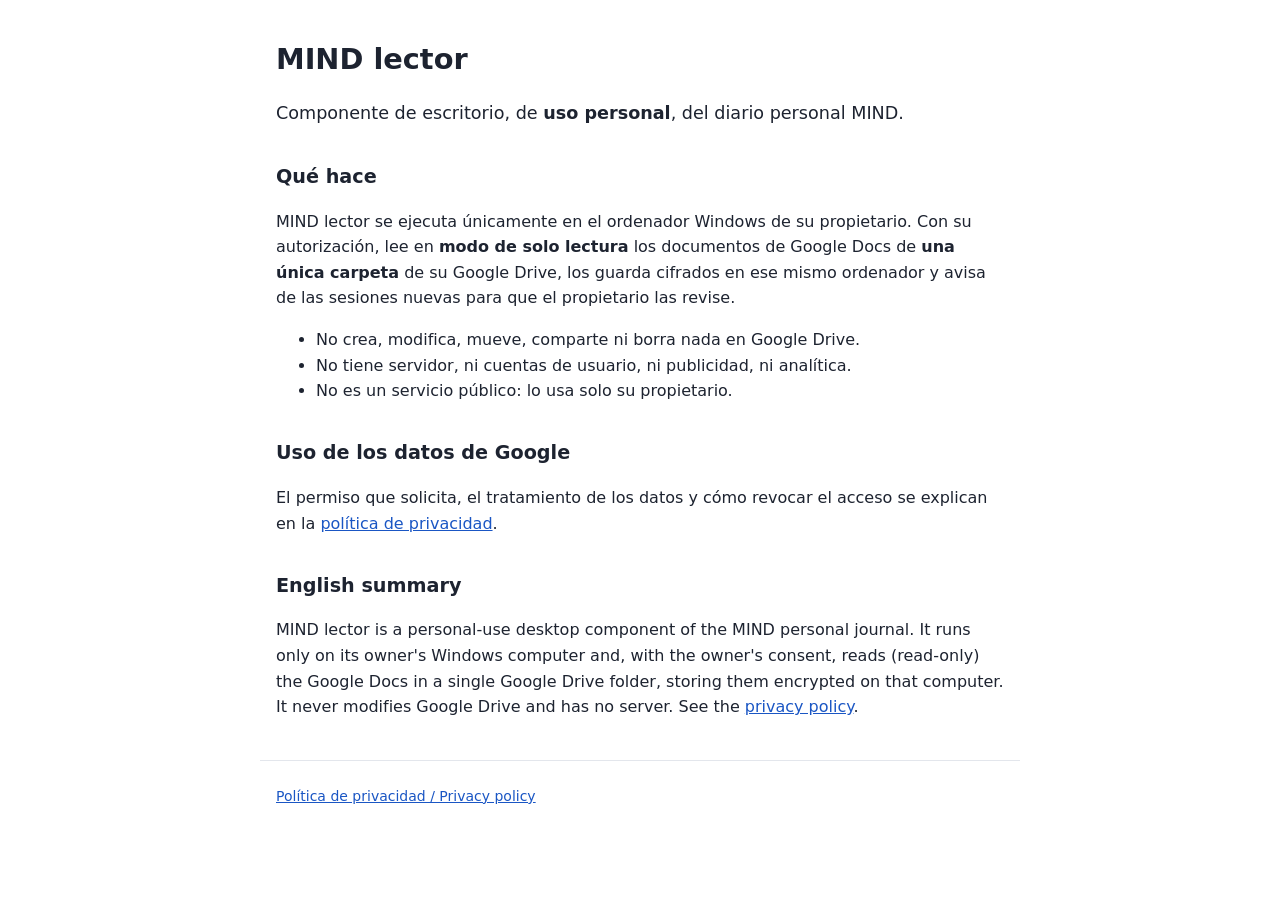
<file: index.html>
<!doctype html>
<html lang="es">
<head>
  <meta charset="utf-8">
  <meta name="viewport" content="width=device-width, initial-scale=1">
  <title>MIND lector</title>
  <meta name="description" content="MIND lector: componente de escritorio, de uso personal, que lee en modo de solo lectura una carpeta de Google Drive para el diario personal MIND.">
  <link rel="stylesheet" href="estilo.css">
</head>
<body>
  <main>
    <h1>MIND lector</h1>
    <p class="lead">Componente de escritorio, de <strong>uso personal</strong>, del diario personal MIND.</p>

    <h2>Qué hace</h2>
    <p>MIND lector se ejecuta únicamente en el ordenador Windows de su propietario. Con su autorización, lee en
      <strong>modo de solo lectura</strong> los documentos de Google Docs de <strong>una única carpeta</strong> de su
      Google Drive, los guarda cifrados en ese mismo ordenador y avisa de las sesiones nuevas para que el propietario las
      revise.</p>
    <ul>
      <li>No crea, modifica, mueve, comparte ni borra nada en Google Drive.</li>
      <li>No tiene servidor, ni cuentas de usuario, ni publicidad, ni analítica.</li>
      <li>No es un servicio público: lo usa solo su propietario.</li>
    </ul>

    <h2>Uso de los datos de Google</h2>
    <p>El permiso que solicita, el tratamiento de los datos y cómo revocar el acceso se explican en la
      <a href="privacidad.html">política de privacidad</a>.</p>

    <h2>English summary</h2>
    <p>MIND lector is a personal-use desktop component of the MIND personal journal. It runs only on its owner's Windows
      computer and, with the owner's consent, reads (read-only) the Google Docs in a single Google Drive folder, storing
      them encrypted on that computer. It never modifies Google Drive and has no server. See the
      <a href="privacidad.html">privacy policy</a>.</p>
  </main>
  <footer><a href="privacidad.html">Política de privacidad / Privacy policy</a></footer>
</body>
</html>
</file>
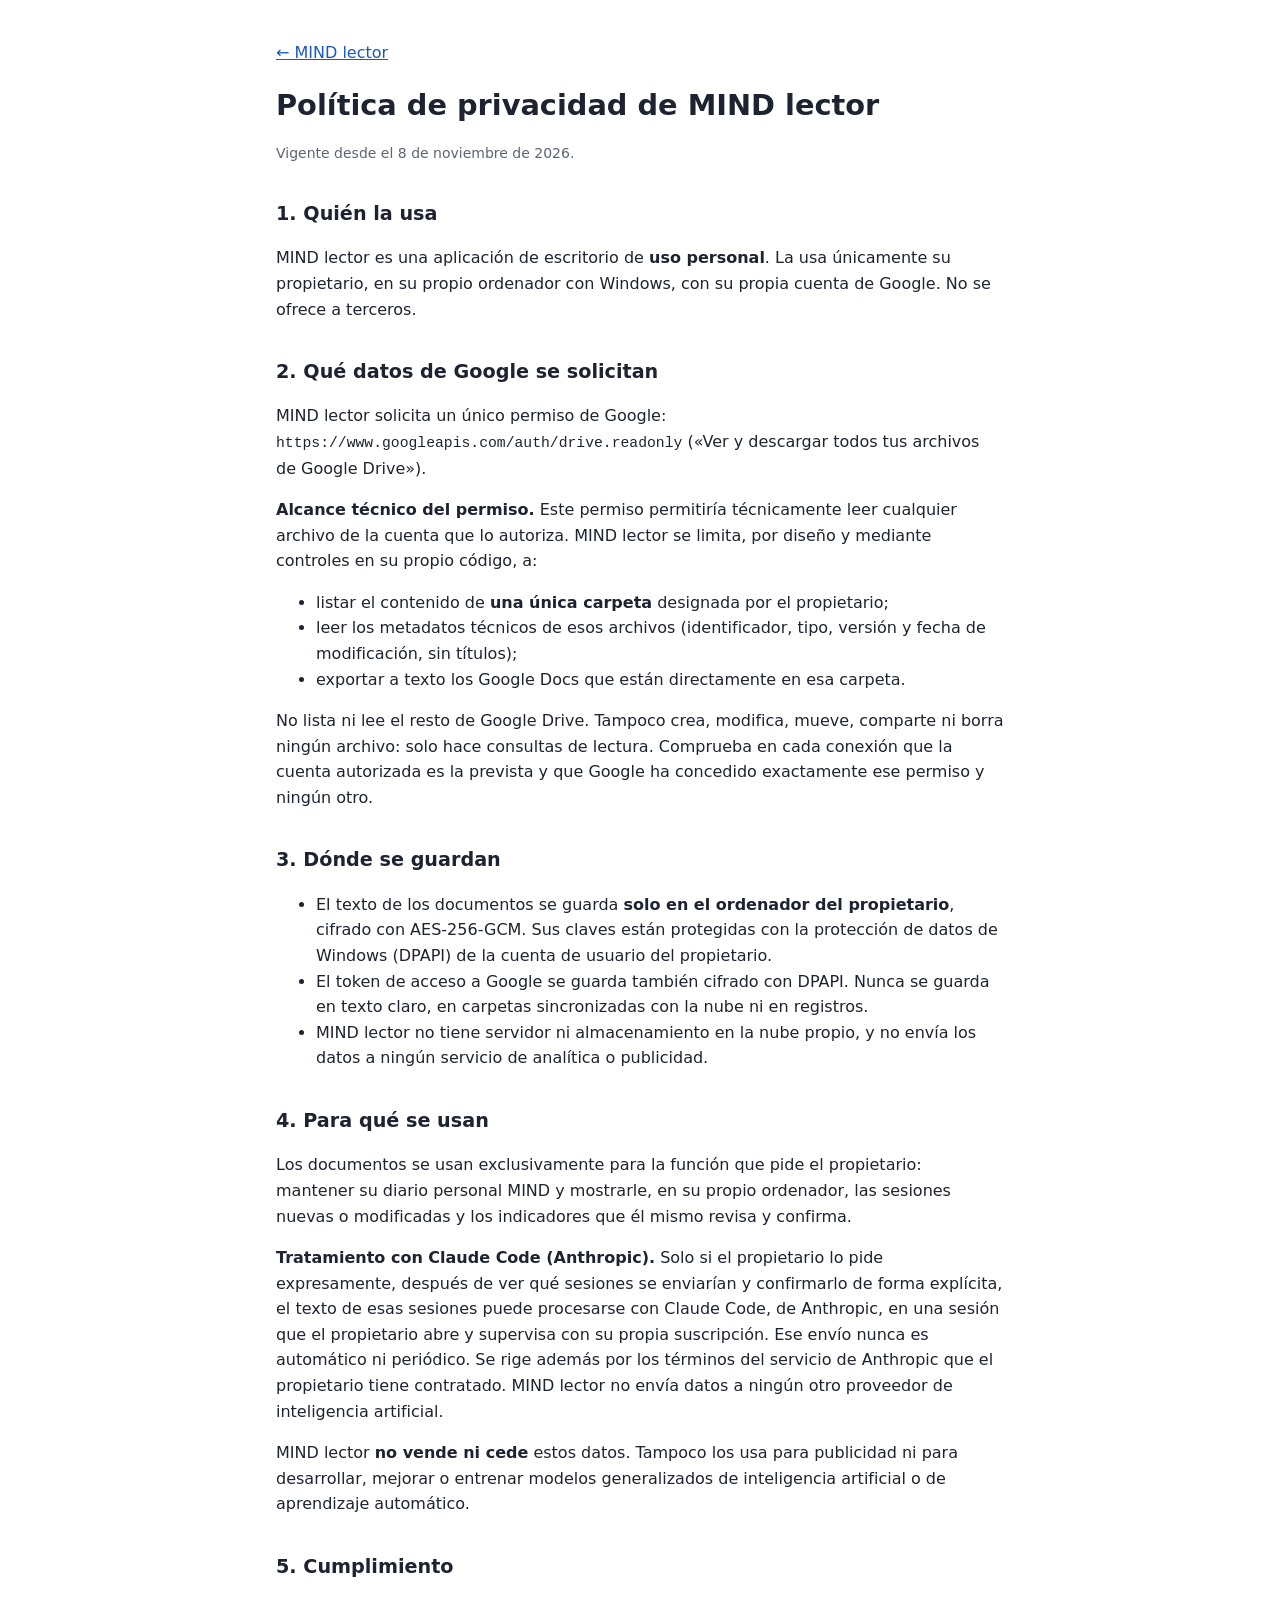
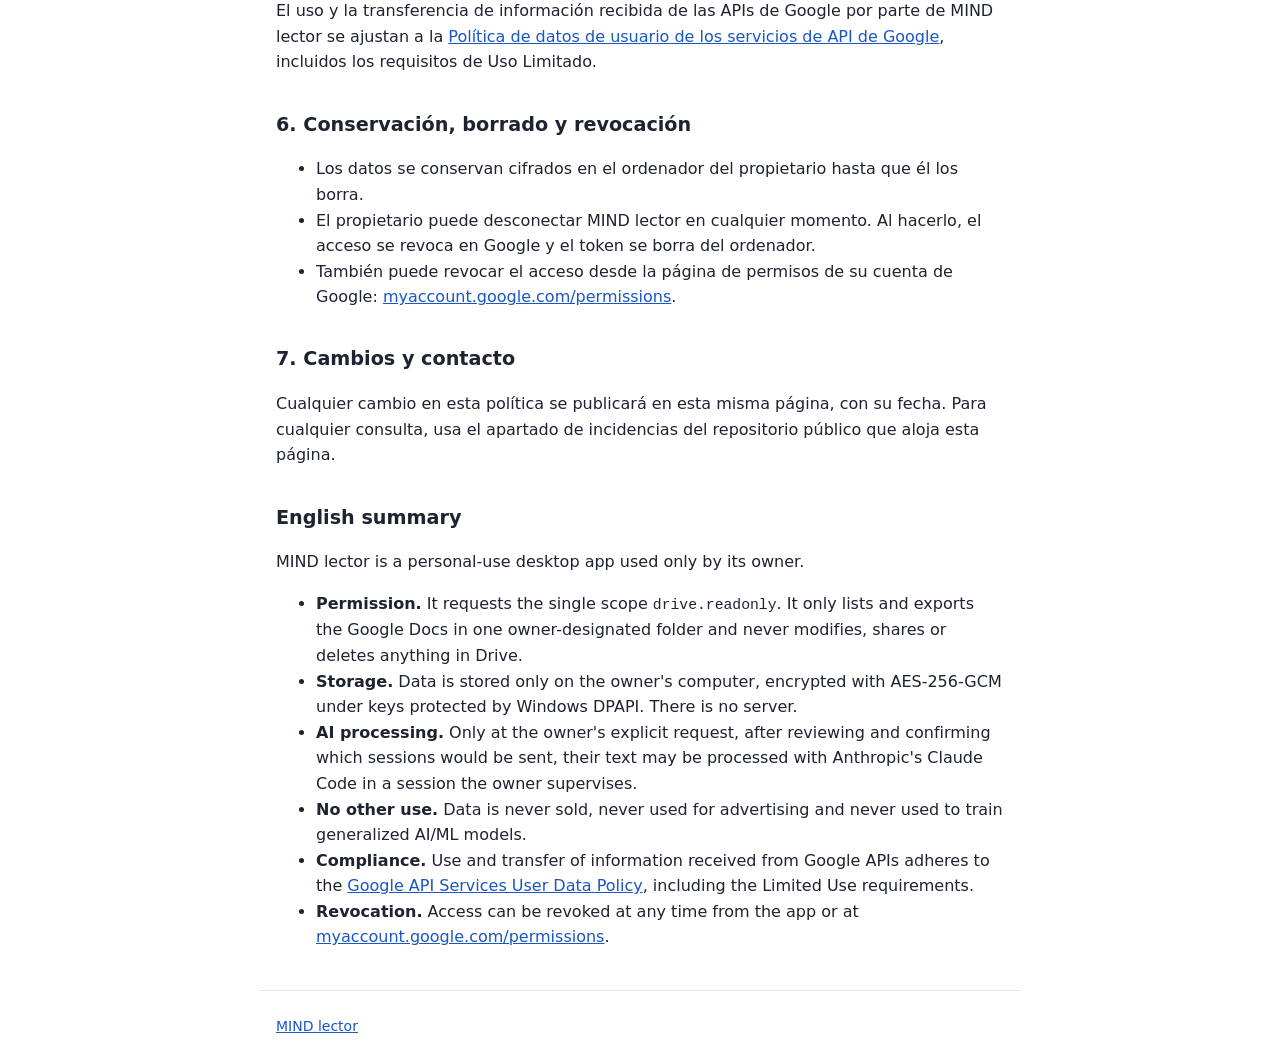
<file: privacidad.html>
<!doctype html>
<html lang="es">
<head>
  <meta charset="utf-8">
  <meta name="viewport" content="width=device-width, initial-scale=1">
  <title>MIND lector · Política de privacidad</title>
  <meta name="description" content="Política de privacidad de MIND lector: qué datos de Google Drive lee, cómo los guarda y cómo revocar el acceso.">
  <link rel="stylesheet" href="estilo.css">
</head>
<body>
  <main>
    <p><a href="index.html">← MIND lector</a></p>
    <h1>Política de privacidad de MIND lector</h1>
    <p class="meta">Vigente desde el 8 de noviembre de 2026.</p>

    <h2>1. Quién la usa</h2>
    <p>MIND lector es una aplicación de escritorio de <strong>uso personal</strong>. La usa únicamente su propietario,
      en su propio ordenador con Windows, con su propia cuenta de Google. No se ofrece a terceros.</p>

    <h2>2. Qué datos de Google se solicitan</h2>
    <p>MIND lector solicita un único permiso de Google: <code>https://www.googleapis.com/auth/drive.readonly</code>
      («Ver y descargar todos tus archivos de Google Drive»).</p>
    <p><strong>Alcance técnico del permiso.</strong> Este permiso permitiría técnicamente leer cualquier archivo de la
      cuenta que lo autoriza. MIND lector se limita, por diseño y mediante controles en su propio código, a:</p>
    <ul>
      <li>listar el contenido de <strong>una única carpeta</strong> designada por el propietario;</li>
      <li>leer los metadatos técnicos de esos archivos (identificador, tipo, versión y fecha de modificación, sin
        títulos);</li>
      <li>exportar a texto los Google Docs que están directamente en esa carpeta.</li>
    </ul>
    <p>No lista ni lee el resto de Google Drive. Tampoco crea, modifica, mueve, comparte ni borra ningún archivo: solo
      hace consultas de lectura. Comprueba en cada conexión que la cuenta autorizada es la prevista y que Google ha
      concedido exactamente ese permiso y ningún otro.</p>

    <h2>3. Dónde se guardan</h2>
    <ul>
      <li>El texto de los documentos se guarda <strong>solo en el ordenador del propietario</strong>, cifrado con
        AES-256-GCM. Sus claves están protegidas con la protección de datos de Windows (DPAPI) de la cuenta de usuario
        del propietario.</li>
      <li>El token de acceso a Google se guarda también cifrado con DPAPI. Nunca se guarda en texto claro, en carpetas
        sincronizadas con la nube ni en registros.</li>
      <li>MIND lector no tiene servidor ni almacenamiento en la nube propio, y no envía los datos a ningún servicio de
        analítica o publicidad.</li>
    </ul>

    <h2>4. Para qué se usan</h2>
    <p>Los documentos se usan exclusivamente para la función que pide el propietario: mantener su diario personal MIND
      y mostrarle, en su propio ordenador, las sesiones nuevas o modificadas y los indicadores que él mismo revisa y
      confirma.</p>
    <p><strong>Tratamiento con Claude Code (Anthropic).</strong> Solo si el propietario lo pide expresamente, después de
      ver qué sesiones se enviarían y confirmarlo de forma explícita, el texto de esas sesiones puede procesarse con
      Claude Code, de Anthropic, en una sesión que el propietario abre y supervisa con su propia suscripción. Ese envío nunca es
      automático ni periódico. Se rige además por los términos del servicio de Anthropic que el propietario tiene
      contratado. MIND lector no envía datos a ningún otro proveedor de inteligencia artificial.</p>
    <p>MIND lector <strong>no vende ni cede</strong> estos datos. Tampoco los usa para publicidad ni para desarrollar,
      mejorar o entrenar modelos generalizados de inteligencia artificial o de aprendizaje automático.</p>

    <h2>5. Cumplimiento</h2>
    <p>El uso y la transferencia de información recibida de las APIs de Google por parte de MIND lector se ajustan a la
      <a href="https://developers.google.com/terms/api-services-user-data-policy">Política de datos de usuario de los
      servicios de API de Google</a>, incluidos los requisitos de Uso Limitado.</p>

    <h2>6. Conservación, borrado y revocación</h2>
    <ul>
      <li>Los datos se conservan cifrados en el ordenador del propietario hasta que él los borra.</li>
      <li>El propietario puede desconectar MIND lector en cualquier momento. Al hacerlo, el acceso se revoca en Google y
        el token se borra del ordenador.</li>
      <li>También puede revocar el acceso desde la página de permisos de su cuenta de Google:
        <a href="https://myaccount.google.com/permissions">myaccount.google.com/permissions</a>.</li>
    </ul>

    <h2>7. Cambios y contacto</h2>
    <p>Cualquier cambio en esta política se publicará en esta misma página, con su fecha. Para cualquier consulta, usa
      el apartado de incidencias del repositorio público que aloja esta página.</p>

    <h2>English summary</h2>
    <p>MIND lector is a personal-use desktop app used only by its owner.</p>
    <ul>
      <li><strong>Permission.</strong> It requests the single scope <code>drive.readonly</code>. It only lists and
        exports the Google Docs in one owner-designated folder and never modifies, shares or deletes anything in
        Drive.</li>
      <li><strong>Storage.</strong> Data is stored only on the owner's computer, encrypted with AES-256-GCM under keys
        protected by Windows DPAPI. There is no server.</li>
      <li><strong>AI processing.</strong> Only at the owner's explicit request, after reviewing and confirming which
        sessions would be sent, their text may be processed with Anthropic's Claude Code in a session the owner
        supervises.</li>
      <li><strong>No other use.</strong> Data is never sold, never used for advertising and never used to train
        generalized AI/ML models.</li>
      <li><strong>Compliance.</strong> Use and transfer of information received from Google APIs adheres to the
        <a href="https://developers.google.com/terms/api-services-user-data-policy">Google API Services User Data
        Policy</a>, including the Limited Use requirements.</li>
      <li><strong>Revocation.</strong> Access can be revoked at any time from the app or at
        <a href="https://myaccount.google.com/permissions">myaccount.google.com/permissions</a>.</li>
    </ul>
  </main>
  <footer><a href="index.html">MIND lector</a></footer>
</body>
</html>
</file>
<file: estilo.css>
:root { --fg: #1d2330; --muted: #5b6475; --bg: #ffffff; --link: #1a56c4; --line: #e3e6ec; }
@media (prefers-color-scheme: dark) { :root { --fg: #e6e9ef; --muted: #a3abba; --bg: #10141c; --link: #7fb0ff; --line: #2a3140; } }
* { box-sizing: border-box; }
body { margin: 0; background: var(--bg); color: var(--fg); font: 16px/1.6 system-ui, -apple-system, "Segoe UI", sans-serif; }
main, footer { max-width: 760px; margin: 0 auto; padding: 24px 16px; }
footer { border-top: 1px solid var(--line); color: var(--muted); font-size: 14px; }
h1 { font-size: 1.8rem; margin: .4em 0; }
h2 { font-size: 1.2rem; margin-top: 1.8em; }
a { color: var(--link); }
code { font-size: .92em; overflow-wrap: anywhere; }
.lead { font-size: 1.1rem; }
.meta { color: var(--muted); font-size: 14px; }
</file>
